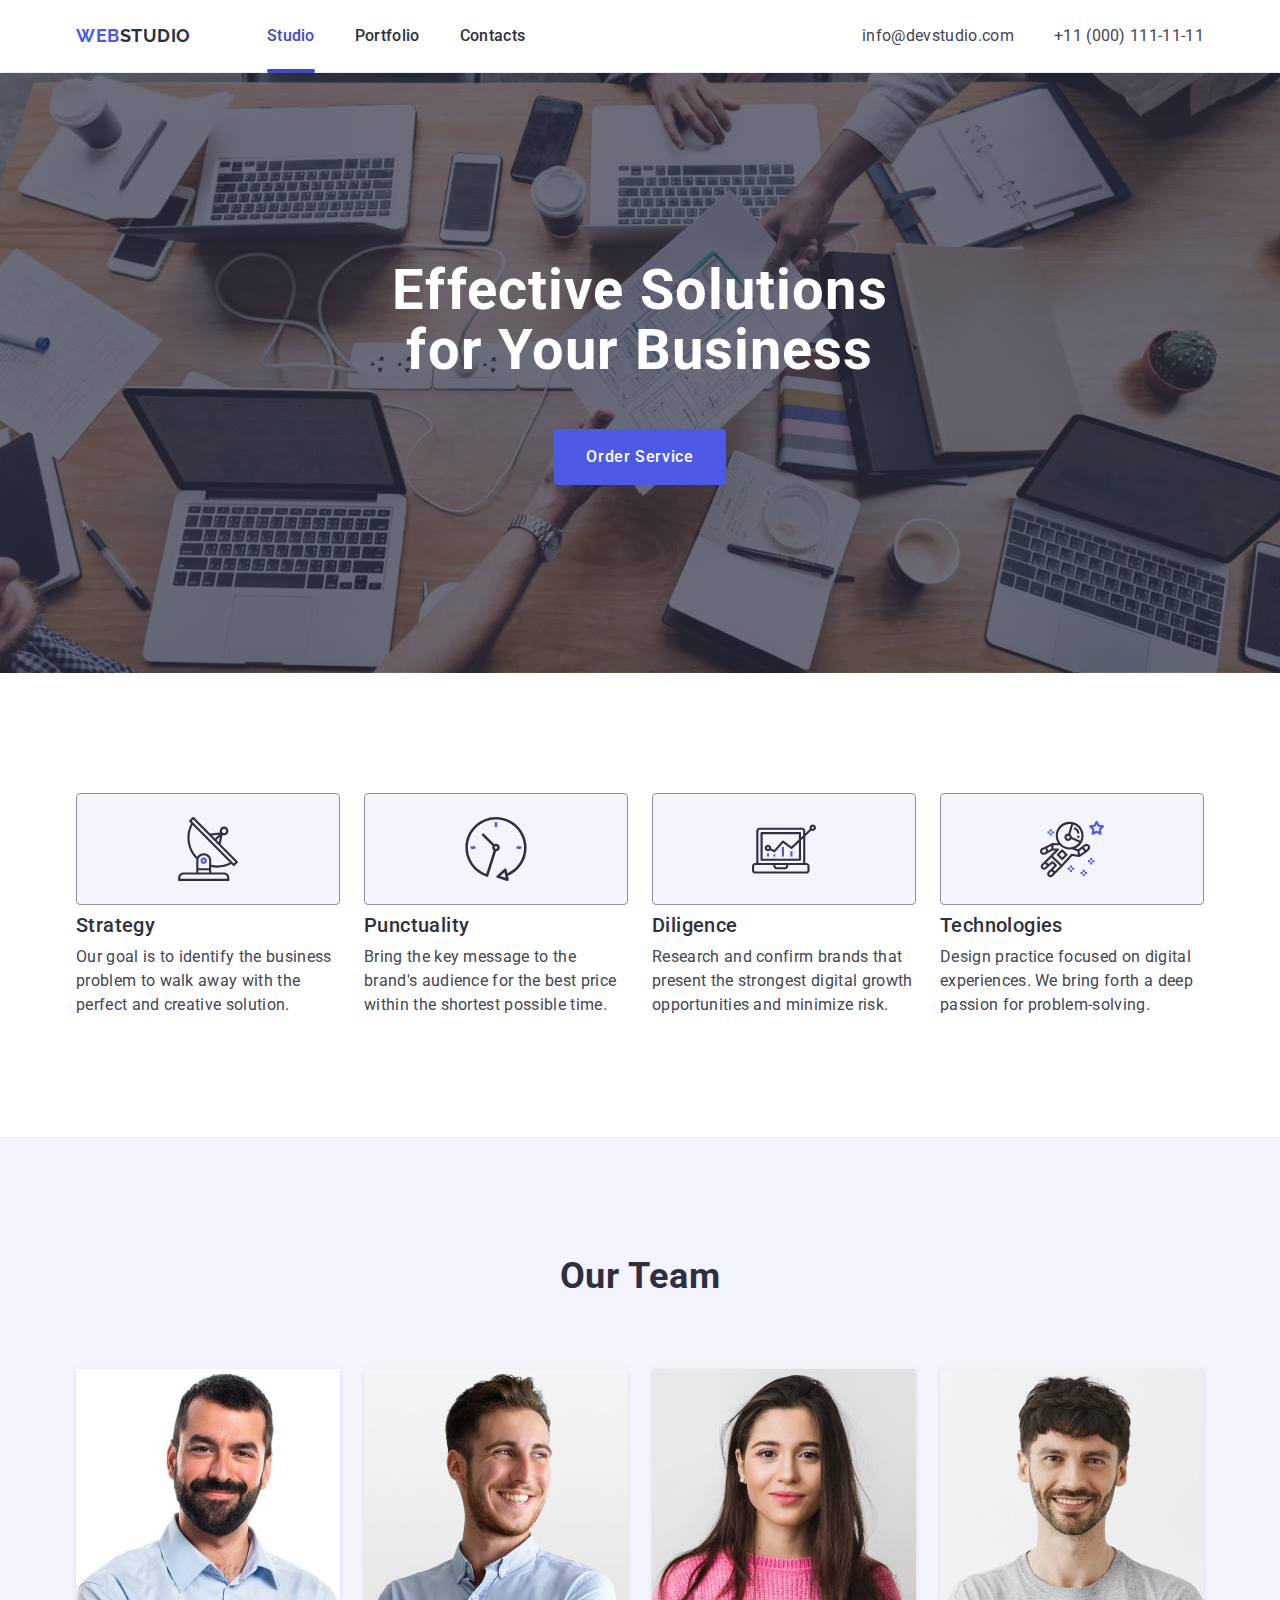
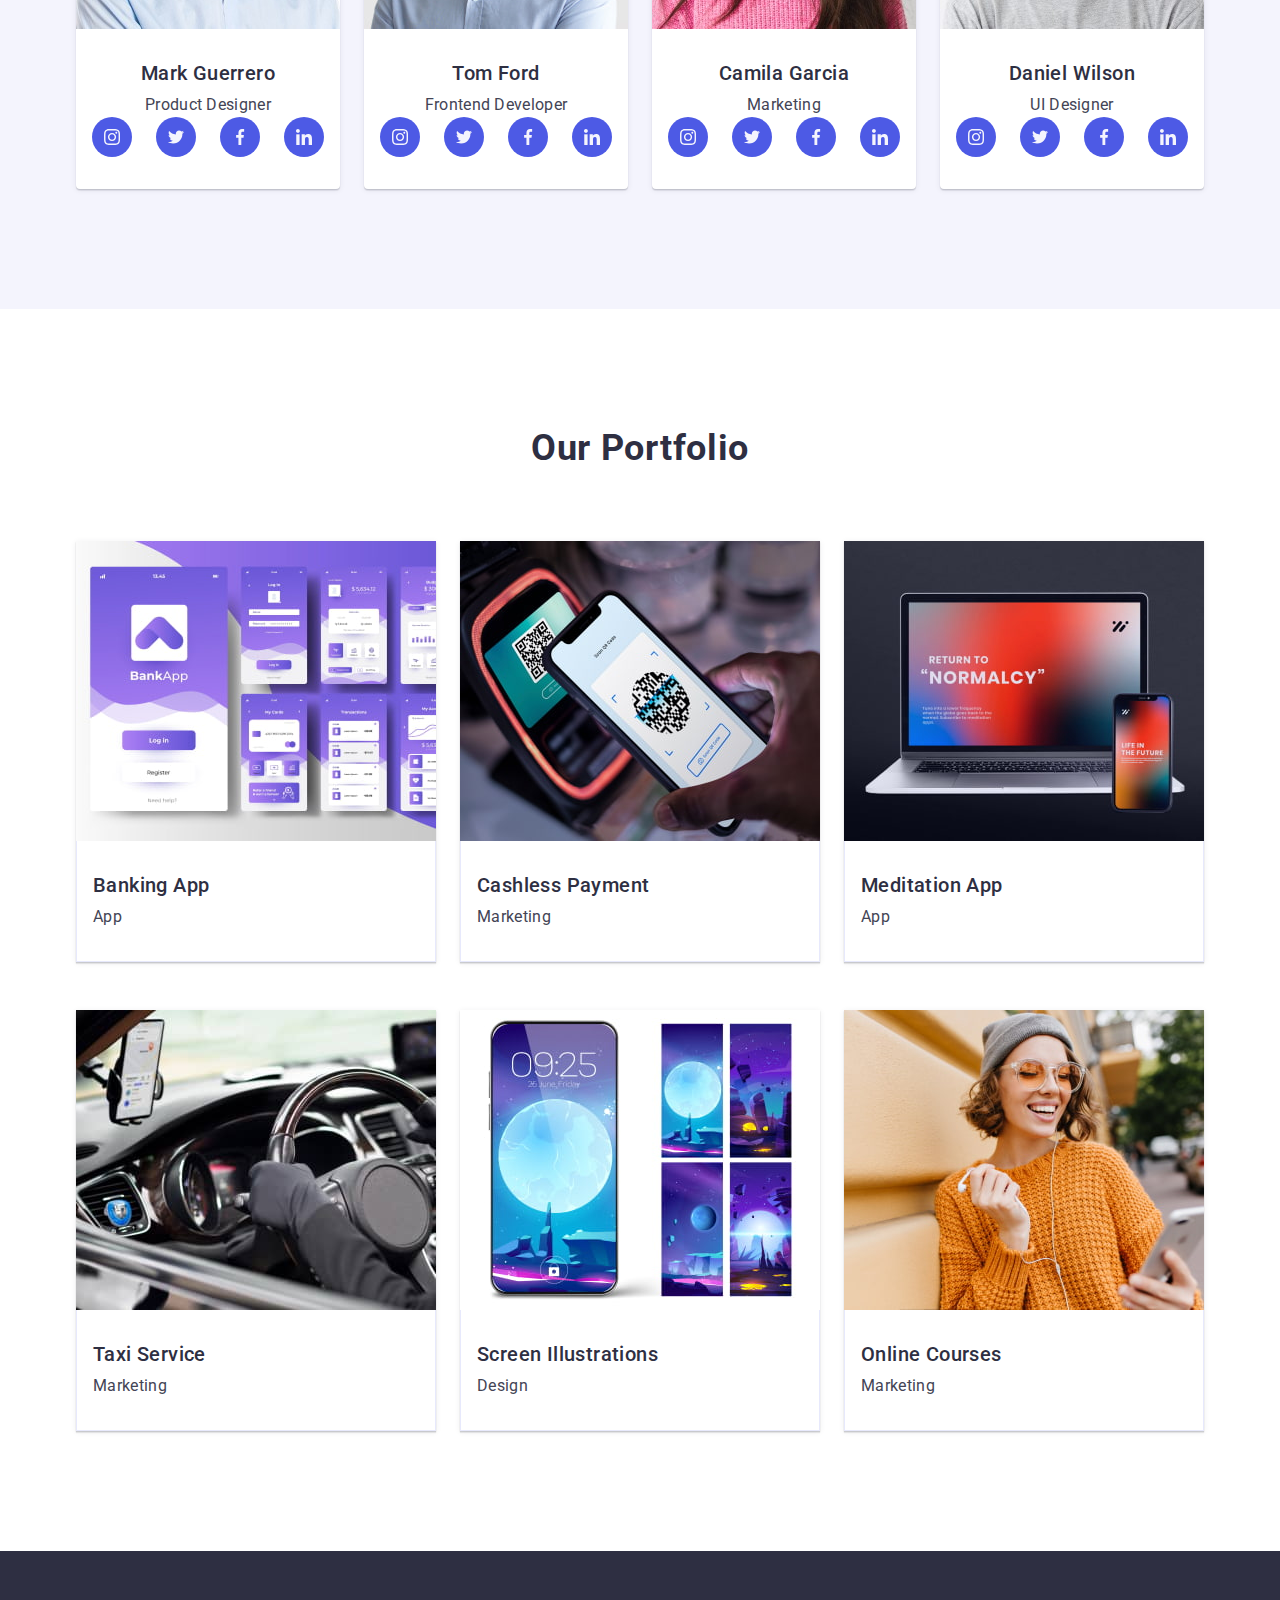
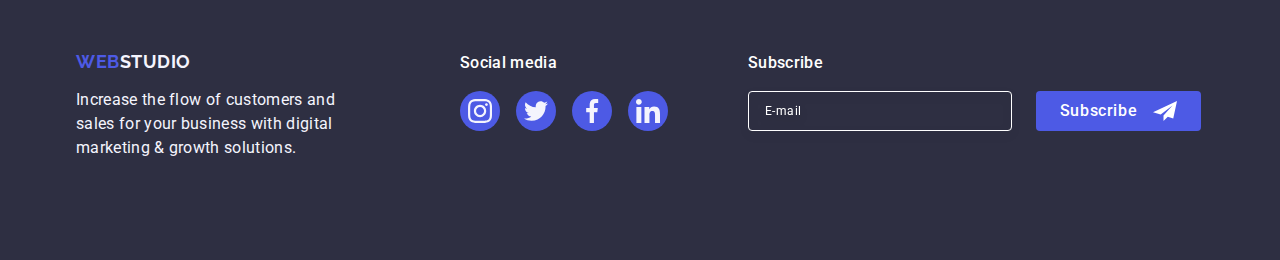
<file: index.html>
<!DOCTYPE html>
<!-- Объявление типа документа как HTML5 -->
<html lang="en">
  <!-- Начало HTML-документа, установлен язык на английский -->
  <head>
    <meta charset="UTF-8" />
    <!-- Установка кодировки документа на UTF-8 -->
    <meta name="viewport" content="width=device-width, initial-scale=1.0" />
    <!-- Настройка масштабирования для мобильных устройств -->
    <title>Web Studio</title>
    <!-- Заголовок страницы, отображается в заголовке браузера -->
    <!-- Fonts -->
    <link
      rel="stylesheet"
      href="https://cdnjs.cloudflare.com/ajax/libs/modern-normalize/2.0.0/modern-normalize.min.css"
    />
    <!-- Подключение внешних стилей для нормализации стилей в разных браузерах -->
    <link rel="preconnect" href="https://fonts.googleapis.com" />
    <!-- Предварительное соединение с веб-сервером для шрифтов -->
    <link rel="preconnect" href="https://fonts.gstatic.com" crossorigin />
    <!-- Предварительное соединение с сервером Google Fonts для шрифтов -->
    <!-- Normal -->
    <link
      href="https://fonts.googleapis.com/css2?family=Raleway:wght@700&family=Roboto:wght@400;500;700&display=swap"
      rel="stylesheet"
    />
    <!-- Подключение шрифтов Raleway и Roboto с разными вариациями веса -->
    <!-- Styles -->
    <link rel="stylesheet" href="./css/styles.css" />
    <!-- Подключение внешнего CSS-файла для стилизации страницы -->
  </head>
  <body>
    <!-- Navigation-section -->
    <header class="header">
      <!-- Заголовок страницы и навигационное меню -->
      <div class="header-inner container">
        <!-- Контейнер для размещения элементов в заголовке -->
        <nav class="header-menu">
          <!-- Навигационное меню -->
          <a class="header-logo" href="./index.html">
            <!-- Логотип с ссылкой на главную страницу -->
            Web<span class="header-logo-accent">Studio</span>
          </a>
          <ul class="nav-list">
            <!-- Список ссылок в навигационном меню -->
            <li><a class="nav-link-studio" href="./index.html">Studio</a></li>
            <li><a class="nav-link" href="#">Portfolio</a></li>
            <li><a class="nav-link" href="#">Contacts</a></li>
          </ul>
        </nav>
        <address class="address-section">
          <!-- Секция с контактной информацией -->
          <ul class="contacts-list">
            <!-- Список контактов -->
            <li>
              <a class="contacts-link" href="mailto:info@devstudio.com"
                >info@devstudio.com</a
              >
              <!-- Ссылка на электронную почту -->
            </li>
            <li>
              <a class="contacts-link" href="tel:+110001111111"
                >+11 (000) 111-11-11</a
              >
              <!-- Ссылка на телефон -->
            </li>
          </ul>
        </address>
      </div>
    </header>

    <!-- Hero-section -->
    <main>
      <section class="hero-section">
        <!-- Секция с героической частью страницы -->
        <div class="hero-inner container">
          <!-- Контейнер для элементов в секции -->
          <h1 class="hero-title">Effective Solutions for Your Business</h1>
          <!-- Заголовок секции -->
          <button type="button" class="button" data-modal-open>
            <!-- Кнопка с атрибутом для открытия модального окна -->
            Order Service
          </button>
        </div>
      </section>

      <!--Features-section-->
      <section class="features-section">
        <div class="container">
          <h2 class="visually-hidden">Our features</h2>
          <ul class="features-list">
            <li class="features-item">
              <div class="features-icons">
                <svg class="icon" width="64" height="64">
                  <use href="./images/icons.svg#icon-antenna-1"></use>
                </svg>
              </div>
              <h3 class="section-list-title">Strategy</h3>
              <p class="text">
                Our goal is to identify the business problem to walk away with
                the perfect and creative solution.
              </p>
            </li>
            <li class="features-item">
              <div class="features-icons">
                <svg class="icon" width="64" height="64">
                  <use href="./images/icons.svg#icon-clock-1"></use>
                </svg>
              </div>
              <h3 class="section-list-title">Punctuality</h3>
              <p class="text">
                Bring the key message to the brand's audience for the best price
                within the shortest possible time.
              </p>
            </li>
            <li class="features-item">
              <div class="features-icons">
                <svg class="icon" width="64" height="64">
                  <use href="./images/icons.svg#icon-diagram-1"></use>
                </svg>
              </div>
              <h3 class="section-list-title">Diligence</h3>
              <p class="text">
                Research and confirm brands that present the strongest digital
                growth opportunities and minimize risk.
              </p>
            </li>
            <li class="features-item">
              <div class="features-icons">
                <svg class="icon" width="64" height="64">
                  <use href="./images/icons.svg#icon-astronaut-1"></use>
                </svg>
              </div>
              <h3 class="section-list-title">Technologies</h3>
              <p class="text">
                Design practice focused on digital experiences. We bring forth a
                deep passion for problem-solving.
              </p>
            </li>
          </ul>
        </div>
      </section>

      <!--Team-section-->
      <section class="team-section">
        <div class="team-inner container">
          <h2 class="section-title">Our Team</h2>
          <ul class="team-list">
            <li class="team-item">
              <img
                src="./images/team/MarkGuerrero.jpg"
                alt="Mark Guerrero"
                width="264"
              />
              <div class="card-text-block">
                <h3 class="section-list-title">Mark Guerrero</h3>
                <p class="team-text">Product Designer</p>
                <ul class="social-links">
                  <li class="social-item">
                    <a class="link" href="#" target="_blank">
                      <svg class="icon" width="16" height="16">
                        <use href="./images/icons.svg#icon-instagram-2"></use>
                      </svg>
                    </a>
                  </li>
                  <li class="social-item">
                    <a class="link" href="#" target="_blank">
                      <svg class="icon" width="16" height="16">
                        <use href="./images/icons.svg#icon-twitter-1"></use>
                      </svg>
                    </a>
                  </li>
                  <li class="social-item">
                    <a class="link" href="#" target="_blank">
                      <svg class="icon" width="16" height="16">
                        <use href="./images/icons.svg#icon-facebook-1"></use>
                      </svg>
                    </a>
                  </li>
                  <li class="social-item">
                    <a class="link" href="#" target="_blank">
                      <svg class="icon" width="16" height="16">
                        <use href="./images/icons.svg#icon-linkedin-1"></use>
                      </svg>
                    </a>
                  </li>
                </ul>
              </div>
            </li>
            <li class="team-item">
              <img src="./images/team/TomFord.jpg" alt="Tom Ford" width="264" />
              <div class="card-text-block">
                <h3 class="section-list-title">Tom Ford</h3>
                <p class="team-text">Frontend Developer</p>
                <ul class="social-links">
                  <li class="social-item">
                    <a class="link" href="#" target="_blank">
                      <svg class="icon" width="16" height="16">
                        <use href="./images/icons.svg#icon-instagram-2"></use>
                      </svg>
                    </a>
                  </li>
                  <li class="social-item">
                    <a class="link" href="#" target="_blank">
                      <svg class="icon" width="16" height="16">
                        <use href="./images/icons.svg#icon-twitter-1"></use>
                      </svg>
                    </a>
                  </li>
                  <li class="social-item">
                    <a class="link" href="#" target="_blank">
                      <svg class="icon" width="16" height="16">
                        <use href="./images/icons.svg#icon-facebook-1"></use>
                      </svg>
                    </a>
                  </li>
                  <li class="social-item">
                    <a class="link" href="#" target="_blank">
                      <svg class="icon" width="16" height="16">
                        <use href="./images/icons.svg#icon-linkedin-1"></use>
                      </svg>
                    </a>
                  </li>
                </ul>
              </div>
            </li>
            <li class="team-item">
              <img
                src="./images/team/CamilaGarcia.jpg"
                alt="Camila Garcia"
                width="264"
              />
              <div class="card-text-block">
                <h3 class="section-list-title">Camila Garcia</h3>
                <p class="team-text">Marketing</p>
                <ul class="social-links">
                  <li class="social-item">
                    <a class="link" href="#" target="_blank">
                      <svg class="icon" width="16" height="16">
                        <use href="./images/icons.svg#icon-instagram-2"></use>
                      </svg>
                    </a>
                  </li>
                  <li class="social-item">
                    <a class="link" href="#" target="_blank">
                      <svg class="icon" width="16" height="16">
                        <use href="./images/icons.svg#icon-twitter-1"></use>
                      </svg>
                    </a>
                  </li>
                  <li class="social-item">
                    <a class="link" href="#" target="_blank">
                      <svg class="icon" width="16" height="16">
                        <use href="./images/icons.svg#icon-facebook-1"></use>
                      </svg>
                    </a>
                  </li>
                  <li class="social-item">
                    <a class="link" href="#" target="_blank">
                      <svg class="icon" width="16" height="16">
                        <use href="./images/icons.svg#icon-linkedin-1"></use>
                      </svg>
                    </a>
                  </li>
                </ul>
              </div>
            </li>
            <li class="team-item">
              <img
                src="./images/team/DanielWilson.jpg"
                alt="Daniel Wilson"
                width="264"
              />
              <div class="card-text-block">
                <h3 class="section-list-title">Daniel Wilson</h3>
                <p class="team-text">UI Designer</p>
                <ul class="social-links">
                  <li class="social-item">
                    <a class="link" href="#" target="_blank">
                      <svg class="icon" width="16" height="16">
                        <use href="./images/icons.svg#icon-instagram-2"></use>
                      </svg>
                    </a>
                  </li>
                  <li class="social-item">
                    <a class="link" href="#" target="_blank">
                      <svg class="icon" width="16" height="16">
                        <use href="./images/icons.svg#icon-twitter-1"></use>
                      </svg>
                    </a>
                  </li>
                  <li class="social-item">
                    <a class="link" href="#" target="_blank">
                      <svg class="icon" width="16" height="16">
                        <use href="./images/icons.svg#icon-facebook-1"></use>
                      </svg>
                    </a>
                  </li>
                  <li class="social-item">
                    <a class="link" href="#" target="_blank">
                      <svg class="icon" width="16" height="16">
                        <use href="./images/icons.svg#icon-linkedin-1"></use>
                      </svg>
                    </a>
                  </li>
                </ul>
              </div>
            </li>
          </ul>
        </div>
      </section>

      <!--Portfolio-section-->
      <section class="portfolio-section">
        <div class="portfolio-inner container">
          <h2 class="section-title">Our Portfolio</h2>
          <ul class="portfolio-list">
            <li class="portfolio-item">
              <div class="portfolio-image">
                <img
                  class="portfolio-photo"
                  src="./images/portfolio/BankingApp.jpg"
                  alt="Banking App"
                  width="360"
                />
                <p class="portfolio-overlay">
                  14 Stylish and User-Friendly App Design Concepts · Task
                  Manager App · Calorie Tracker App · Exotic Fruit Ecommerce App
                  · Cloud Storage App
                </p>
              </div>
              <div class="portfolio-text-block">
                <h3 class="portfolio-list-title">Banking App</h3>
                <p class="portfolio-text">App</p>
              </div>
            </li>
            <li class="portfolio-item">
              <div class="portfolio-image">
                <img
                  class="portfolio-photo"
                  src="./images/portfolio/CashlessPayment.jpg"
                  alt="Cashless Payment"
                  width="360"
                />
                <p class="portfolio-overlay">
                  14 Stylish and User-Friendly App Design Concepts · Task
                  Manager App · Calorie Tracker App · Exotic Fruit Ecommerce App
                  · Cloud Storage App
                </p>
              </div>
              <div class="portfolio-text-block">
                <h3 class="portfolio-list-title">Cashless Payment</h3>
                <p class="portfolio-text">Marketing</p>
              </div>
            </li>
            <li class="portfolio-item">
              <div class="portfolio-image">
                <img
                  class="portfolio-photo"
                  src="./images/portfolio/MeditationApp.jpg"
                  alt="Meditation App"
                  width="360"
                />
                <p class="portfolio-overlay">
                  14 Stylish and User-Friendly App Design Concepts · Task
                  Manager App · Calorie Tracker App · Exotic Fruit Ecommerce App
                  · Cloud Storage App
                </p>
              </div>
              <div class="portfolio-text-block">
                <h3 class="portfolio-list-title">Meditation App</h3>
                <p class="portfolio-text">App</p>
              </div>
            </li>
            <li class="portfolio-item">
              <div class="portfolio-image">
                <img
                  class="portfolio-photo"
                  src="./images/portfolio/TaxiService.jpg"
                  alt="Taxi Service"
                  width="360"
                />
                <p class="portfolio-overlay">
                  14 Stylish and User-Friendly App Design Concepts · Task
                  Manager App · Calorie Tracker App · Exotic Fruit Ecommerce App
                  · Cloud Storage App
                </p>
              </div>
              <div class="portfolio-text-block">
                <h3 class="portfolio-list-title">Taxi Service</h3>
                <p class="portfolio-text">Marketing</p>
              </div>
            </li>
            <li class="portfolio-item">
              <div class="portfolio-image">
                <img
                  class="portfolio-photo"
                  src="./images/portfolio/ScreenIllustrations.jpg"
                  alt="Screen Illustrations"
                  width="360"
                />
                <p class="portfolio-overlay">
                  14 Stylish and User-Friendly App Design Concepts · Task
                  Manager App · Calorie Tracker App · Exotic Fruit Ecommerce App
                  · Cloud Storage App
                </p>
              </div>
              <div class="portfolio-text-block">
                <h3 class="portfolio-list-title">Screen Illustrations</h3>
                <p class="portfolio-text">Design</p>
              </div>
            </li>
            <li class="portfolio-item">
              <div class="portfolio-image">
                <img
                  class="portfolio-photo"
                  src="./images/portfolio/OnlineCourses.jpg"
                  alt="Online Courses"
                  width="360"
                />
                <p class="portfolio-overlay">
                  14 Stylish and User-Friendly App Design Concepts · Task
                  Manager App · Calorie Tracker App · Exotic Fruit Ecommerce App
                  · Cloud Storage App
                </p>
              </div>
              <div class="portfolio-text-block">
                <h3 class="portfolio-list-title">Online Courses</h3>
                <p class="portfolio-text">Marketing</p>
              </div>
            </li>
          </ul>
        </div>
      </section>
    </main>

    <!-- Footer-section -->
    <footer class="footer">
      <div class="footer-inner container">
        <div class="footer-logo-text">
          <a class="footer-logo" href="./index.html"
            >Web<span class="footer-logo-accent">Studio</span></a
          >
          <p class="footer-text">
            Increase the flow of customers and sales for your business with
            digital marketing & growth solutions.
          </p>
        </div>
        <div class="footer-socials-media">
          <p class="footer-socials-title">Social media</p>
          <ul class="footer-socials">
            <li class="footer-socials-item">
              <a class="link" href="#" target="_blank">
                <svg class="icon" width="24" height="24">
                  <use href="./images/icons.svg#icon-instagram-2"></use>
                </svg>
              </a>
            </li>
            <li class="footer-socials-item">
              <a class="link" href="#" target="_blank">
                <svg class="icon" width="24" height="24">
                  <use href="./images/icons.svg#icon-twitter-1"></use>
                </svg>
              </a>
            </li>
            <li class="footer-socials-item">
              <a class="link" href="#" target="_blank">
                <svg class="icon" width="24" height="24">
                  <use href="./images/icons.svg#icon-facebook-1"></use>
                </svg>
              </a>
            </li>
            <li class="footer-socials-item">
              <a class="link" href="#" target="_blank">
                <svg class="icon" width="24" height="24">
                  <use href="./images/icons.svg#icon-linkedin-1"></use>
                </svg>
              </a>
            </li>
          </ul>
        </div>
        <!-- Элемент формы для подписки -->
        <div class="div-footer-form">
          <p class="footer-form-p">Subscribe</p>
          <form class="footer-form">
            <label class="footer-form-label">
              <input
                type="email"
                name="subscriber-email"
                placeholder="E-mail"
                class="footer-form-input"
                required
              />
            </label>
            <!-- Кнопка подписки -->
            <button type="submit" disabled class="footer-form-button">
              Subscribe
              <!-- Иконка телеграма -->
              <svg width="24" height="24" class="telegram-icon">
                <use
                  href="./images/icons.svg#icon-telegram"
                  width="24"
                  height="24"
                ></use>
              </svg>
            </button>
          </form>
        </div>
      </div>
    </footer>
    <!-- Модальне вікно -->
    <div class="topbar-form-container is-hidden" data-modal>
      <div class="topbar-form-main">
        <!-- Кнопка закрытия модального окна -->
        <button
          class="form-close-button"
          type="button"
          aria-label="modal close button"
        >
          <svg class="close-button-cross" width="8" height="8">
            <use href="./images/icons.svg#icon-exit"></use>
          </svg>
        </button>
        <!-- Заголовок формы обратной связи -->
        <p class="form-title">Leave your contacts and we will call you back</p>
        <!-- Форма для ввода данных и отправки сообщения -->
        <form class="topbar-form-content">
          <!-- Поле для ввода имени -->
          <div class="form-container">
            <label class="topbar-form-label" for="user-name">Name</label>
            <div class="topbar-form-input-cont">
              <input
                type="text"
                name="user-name"
                id="user-name"
                class="topbar-form-input"
                required
              />
              <!-- Иконка для поля имени -->
              <svg width="18" height="24" class="topbar-form-icon">
                <use href="./images/icons.svg#icon-person-black-18dp-1"></use>
              </svg>
            </div>
          </div>
          <!-- Поле для ввода номера телефона -->
          <div class="form-container">
            <label class="topbar-form-label" for="user-phone">Phone</label>
            <div class="topbar-form-input-cont">
              <input
                type="text"
                name="user-phone"
                id="user-phone"
                class="topbar-form-input"
                required
              />
              <!-- Иконка для поля номера телефона -->
              <svg width="18" height="24" class="topbar-form-icon">
                <use href="./images/icons.svg#icon-phone-black-18dp-1"></use>
              </svg>
            </div>
          </div>
          <!-- Поле для ввода email -->
          <div class="form-container">
            <label class="topbar-form-label" for="user-mail">Email</label>
            <div class="topbar-form-input-cont">
              <input
                type="text"
                name="user-mail"
                id="user-mail"
                class="topbar-form-input"
                required
              />
              <!-- Иконка для поля email -->
              <svg width="18" height="24" class="topbar-form-icon">
                <use href="./images/icons.svg#icon-email-black-18dp-1-1"></use>
              </svg>
            </div>
          </div>
          <!-- Поле для ввода комментария -->
          <div class="form-textarea-container">
            <label for="user-comment" class="topbar-form-label">Comment</label>
            <textarea
              name="user-comment"
              id="user-comment"
              placeholder="Text input"
              class="topbar-form-textarea"
              cols="30"
              rows="10"
            ></textarea>
          </div>
          <!-- Флажок для согласия с условиями -->
          <div class="checkbox-container">
            <input
              type="checkbox"
              id="user-privacy"
              name="user-privacy"
              value="true"
              class="visually-hidden"
              required
            />
            <label class="topbar-form-label-checkbox" for="user-privacy"
              ><span class="policy-check">
                <svg
                  viewBox="0 0 24 24"
                  fill="none"
                  xmlns="http://www.w3.org/2000/svg"
                >
                  <g id="SVGRepo_bgCarrier" stroke-width="0"></g>
                  <g
                    id="SVGRepo_tracerCarrier"
                    stroke-linecap="round"
                    stroke-linejoin="round"
                  ></g>
                  <g id="SVGRepo_iconCarrier">
                    <path
                      fill-rule="evenodd"
                      clip-rule="evenodd"
                      d="M17.0303 8.78039L8.99993 16.8107L5.4696 13.2804L6.53026 12.2197L8.99993 14.6894L15.9696 7.71973L17.0303 8.78039Z"
                      fill="#4d5ae5"
                    ></path>
                  </g></svg></span
              ><span class="policy-text"
                >I accept the terms and conditions of the
                <a href="#" class="policy-a">Privacy Policy</a></span
              ></label
            >
          </div>
          <!-- Подключение скрипта для работы с модальным окном -->
          <button
            class="button"
            type="submit"
            onClick="location.href='./index.html'"
          >
            Send
          </button>
        </form>
      </div>
    </div>
    <!-- Подключение скрипта для работы с модальным окном -->
    <script src="./script/modal.js"></script>
  </body>
</html>
</file>
<file: css/styles.css>
:root {
    --body-text-color: #434455;
    --body-bg-color: #fff;
    --bright_text-color: #f4f4fd;
    --headings-color: #2e2f42;
    --primary-brand-color: #4d5ae5;
    --active-button-color: #404bbf;
    --portfolio-border-color: #e7e9fc;
    --footer-active-links-bg: #31d0aa;
    --features-picture-color: #8e8f99;
}

body {
    font-family: 'Roboto', sans-serif;
    color: var(--body-text-color);
    background-color: var(--body-bg-color);
}

a {
    text-decoration: none;
}

ul {
    list-style-type: none;
    padding: 0;
    margin: 0;
}

p,
h1,
h2,
h3,
h4,
h5,
h6 {
    margin: 0;
}

img {
    display: block;

}

.container {
    max-width: 1158px;
    margin: 0 auto;
    padding: 0 15px;
}

/*Navigation-section*/
.header {
    border-bottom: 1px solid var(--portfolio-border-color);
    box-shadow: 0px 2px 1px rgba(46, 47, 66, 0.08),
        0px 1px 1px rgba(46, 47, 66, 0.16),
        0px 1px 6px rgba(46, 47, 66, 0.08);
}

.header-inner {
    display: flex;
    align-items: center;
}

.header-menu {
    display: flex;
    align-items: center;
}

.header-logo {
    display: inline-block;
    color: var(--primary-brand-color);
    font-family: Raleway, sans-serif;
    font-size: 18px;
    font-weight: 700;
    line-height: 1.17;
    letter-spacing: 0.03em;
    text-transform: uppercase;
    margin-right: 76px;
}

.header-logo-accent {
    color: var(--headings-color);
}

.nav-list {
    display: flex;
    gap: 40px;
}

.nav-link {
    color: var(--headings-color);
    font-size: 16px;
    font-weight: 500;
    line-height: 1.5;
    letter-spacing: 0.02em;
    padding: 24px 0;
    display: inline-block;
}

.nav-link:hover,
.nav-link:focus {
    color: var(--active-button-color);
}

.nav-link-studio {
    font-size: 16px;
    font-weight: 500;
    line-height: 1.5;
    letter-spacing: 0.02em;
    padding: 24px 0;
    display: inline-block;
    position: relative;
    transition: color 250ms cubic-bezier(0.4, 0, 0.2, 1);
    color: var(--active-button-color);
}

.nav-link-studio::after {
    content: '';
    position: absolute;
    left: 0;
    bottom: -1px;
    height: 4px;
    background-color: var(--active-button-color);
    border-radius: 2px;
    width: 100%;
}

.address-section {
    font-style: normal;
    margin-left: auto;
}

.contacts-list {
    display: flex;
    gap: 40px;
}

.contacts-link {
    color: var(--body-text-color);
    font-size: 16px;
    font-weight: 400;
    line-height: 1.5;
    letter-spacing: 0.02em;
    padding: 24px 0;
    transition: color 250ms cubic-bezier(0.4, 0, 0.2, 1);
}

.contacts-link:hover,
.contacts-link:focus {
    color: var(--active-button-color);
}

/*Hero-section*/

.hero-section {
    max-width: 1440px;
    margin: 0 auto;
    padding: 188px 0;
    background-image: linear-gradient(to bottom,
            rgba(46, 47, 66, 0.7),
            rgba(46, 47, 66, 0.7)),
        url(../images/people-office2.jpg);
    background-repeat: no-repeat;
    background-size: cover;
    background-position: center;
    display: flex;
    align-items: center;
    justify-content: center;
}

.hero-title {
    color: var(--body-bg-color);
    font-size: 56px;
    font-weight: 700;
    line-height: 1.07;
    letter-spacing: 0.02em;
    text-align: center;
    max-width: 496px;
    margin-bottom: 48px;
    margin-right: auto;
    margin-left: auto;
}

.button {
    color: var(--body-bg-color);
    background-color: var(--primary-brand-color);
    font-family: inherit;
    cursor: pointer;
    font-weight: 500;
    line-height: 1.5;
    letter-spacing: 0.04em;
    display: block;
    min-width: 169px;
    height: 56px;
    border: none;
    margin-top: 0;
    margin-right: auto;
    margin-left: auto;
    padding: 16px 32px;
    border-radius: 4px;
    cursor: pointer;
    transition: background-color 250ms cubic-bezier(0.4, 0, 0.2, 1);
}

.button:hover,
.button:focus {
    background-color: var(--active-button-color);
}

/*Features-section*/

.features-section {
    padding: 120px 0;
}

.features-list {
    display: flex;
    gap: 24px;
}

.features-item {
    width: calc((100% - 72px) / 4);
}

.features-icons {
    display: flex;
    align-items: center;
    justify-content: center;
    height: 112px;
    background-color: var(--bright_text-color);
    border-radius: 4px;
    margin-bottom: 8px;
    border: 1px solid var(--features-picture-color);
}

.visually-hidden {
    position: absolute;
    width: 1px;
    height: 1px;
    margin: -1px;
    border: 0;
    padding: 0;
    white-space: nowrap;
    clip-path: inset(100%);
    clip: rect(0 0 0 0);
    overflow: hidden;
}

.section-list-title {
    color: var(--headings-color);
    font-size: 20px;
    font-weight: 500;
    line-height: 1.2;
    letter-spacing: 0.02em;
    margin-bottom: 8px;
}

.text {
    color: var(--body-text-color);
    font-size: 16px;
    font-weight: 400;
    line-height: 1.5;
    letter-spacing: 0.02em;

}

/*Team-section*/

.team-section {
    background-color: var(--bright_text-color);
    padding: 120px 0;
}

.section-title {
    color: var(--headings-color);
    font-size: 36px;
    font-weight: 700;
    line-height: 1.11;
    text-align: center;
    letter-spacing: 0.02em;
    text-transform: capitalize;
    margin-bottom: 72px;
}

.team-list {
    display: flex;
    gap: 24px;
}

.team-item {
    background-color: var(--body-bg-color);
    border-radius: 0px 0px 4px 4px;
    box-shadow: 0px 2px 1px 0px rgba(46, 47, 66, 0.08),
        0px 1px 1px 0px rgba(46, 47, 66, 0.16),
        0px 1px 6px 0px rgba(46, 47, 66, 0.08);
    width: calc((100% - 72px) / 4);
    text-align: center;
}

.card-text-block {
    padding: 32px 0;
}

.team-list-title {
    color: var(--headings-color);
    font-size: 20px;
    font-weight: 500;
    line-height: 1.2;
    letter-spacing: 0.02em;
    margin-bottom: 8px;
    text-align: center;
}

.team-text {
    font-size: 16px;
    line-height: 1.5;
    letter-spacing: 0.02em;
    text-align: center;
}

.social-links {
    display: flex;
    justify-content: center;
    align-items: center;
    gap: 24px;
}

.social-links .link {
    width: 40px;
    height: 40px;
    background-color: var(--primary-brand-color);
    border-radius: 50%;
    display: flex;
    align-items: center;
    justify-content: center;
    transition: background-color 250ms cubic-bezier(0.4, 0, 0.2, 1);
}

.social-links .icon {
    fill: var(--bright_text-color);
}

.social-links .link:hover,
.social-links .link:focus {
    background-color: var(--active-button-color);
}

/*Portfolio-section*/

.portfolio-section {
    padding: 120px 0 120px 0;
}

.portfolio-list {
    display: flex;
    flex-wrap: wrap;
    column-gap: 24px;
    row-gap: 48px;
}

.portfolio-item {
    width: calc((100% - 48px) / 3);
    cursor: pointer;
    transition: box-shadow 250ms cubic-bezier(0.4, 0, 0.2, 1);
    box-shadow: 0px 2px 1px 0px rgba(46, 47, 66, 0.08),
        0px 1px 1px 0px rgba(46, 47, 66, 0.16),
        0px 1px 6px 0px rgba(46, 47, 66, 0.08);
}

.portfolio-item:hover,
.portfolio-item:focus {
    box-shadow: 0px 2px 1px 0px rgba(46, 47, 66, 0.08),
        0px 1px 1px 0px rgba(46, 47, 66, 0.16),
        0px 1px 6px 0px rgba(46, 47, 66, 0.08);
}

.portfolio-text-block {
    padding: 32px 16px;
    border: 1px solid var(--portfolio-border-color);
    border-top: none;
}

.portfolio-image {
    position: relative;
    overflow: hidden;
}

.portfolio-overlay {
    position: absolute;
    top: 0;
    color: var(--bright_text-color);
    font-size: 16px;
    line-height: 1.5;
    letter-spacing: 0.02em;
    padding: 40px 32px;
    background-color: var(--primary-brand-color);
    height: 100%;
    width: 100%;
    transform: translateY(100%);
    transition: transform 250ms cubic-bezier(0.4, 0, 0.2, 1);
}

.portfolio-item:hover .portfolio-overlay,
.portfolio-item:focus .portfolio-overlay {
    transform: translateY(0);
}

.portfolio-list-title {
    color: var(--headings-color);
    font-size: 20px;
    font-weight: 500;
    line-height: 1.2;
    letter-spacing: 0.02em;
    margin-bottom: 8px;
}

.portfolio-text {
    font-size: 16px;
    line-height: 1.5;
    letter-spacing: 0.02em;
}

/*Footer-section*/

.footer {
    padding: 100px 0;
    background-color: var(--headings-color);
}

.footer-inner {
    display: flex;
    align-items: baseline;
}

.footer-logo {
    display: inline-block;
    align-items: center;
    color: var(--primary-brand-color);
    font-family: Raleway, sans-serif;
    font-size: 18px;
    font-weight: 700;
    line-height: 1.17;
    letter-spacing: 0.03em;
    text-transform: uppercase;
    margin-bottom: 16px;
}

.footer-logo-accent {
    color: var(--bright_text-color);
}

.footer-text {
    color: var(--bright_text-color);
    line-height: 1.5;
    letter-spacing: 0.02em;
    max-width: 264px;
}

.footer-logo-text {
    margin-right: 120px;
}

.footer-socials-title {
    color: var(--body-bg-color);
    font-size: 16px;
    font-weight: 500;
    line-height: 1.5;
    letter-spacing: 0.02em;
    margin-bottom: 16px;
}

.footer-socials {
    display: flex;
    gap: 16px;
}

.footer-socials-item {
    width: 40px;
    height: 40px;
}

.footer-socials-item .link {
    transition: background-color 250ms cubic-bezier(0.4, 0, 0.2, 1);
}

.footer-socials .link {
    width: 100%;
    height: 100%;
    background-color: var(--primary-brand-color);
    border-radius: 50%;
    display: flex;
    justify-content: center;
    align-items: center;
}

.footer-socials .link:hover,
.footer-socials .link:focus {
    background-color: var(--footer-active-links-bg);
}

.footer-socials .icon {
    fill: var(--bright_text-color);
}

/* End footer */
/* Добавляет отступ слева в 80px для элемента */
.div-footer-form {
    margin-left: 80px;
}

/* Стили для абзацев внутри футера: отступ снизу, жирный шрифт, размер шрифта, межстрочный интервал, расстояние между буквами, цвет текста */
.footer-form-p {
    margin-bottom: 16px;
    font-weight: 500;
    font-size: 16px;
    line-height: 1.5;
    letter-spacing: 0.02em;
    color: #ffffff;

}

/* Стили для контейнера формы: отображение как flex, расстояние между элементами */
.footer-form {
    display: flex;
    gap: 24px;
}

/* Стили для ввода данных внутри формы: ширина, высота, граница, фон, размер шрифта, межстрочный интервал, расстояние между буквами, отступ слева, тень, радиус границы, цвет текста */
.footer-form-input {
    width: 264px;
    height: 40px;
    border: 1px solid #ffffff;
    background-color: transparent;
    font-size: 12px;
    line-height: 1.5;
    letter-spacing: 0.04em;
    padding-left: 16px;
    filter: drop-shadow(0px 4px 4px rgba(0, 0, 0, 0.15));
    border-radius: 4px;
    color: #ffffff;
}

/* Стили для плейсхолдера внутри ввода данных */
.footer-form-input::placeholder {
    color: #ffffff;
}

/* Стили для кнопки внутри формы: минимальная ширина, высота, выравнивание и отображение текста, шрифт, размер шрифта, жирный шрифт, межстрочный интервал, расстояние между буквами, цвет текста, курсор, фон, граница, радиус границы */
.footer-form-button {
    min-width: 165px;
    height: 40px;
    display: flex;
    justify-content: center;
    align-items: center;
    font-family: "Roboto", sans-serif;
    font-size: 16px;
    font-weight: 500;
    line-height: 1.5;
    letter-spacing: 0.04em;
    color: #ffffff;
    cursor: pointer;
    background-color: #4D5AE5;
    ;
    border: none;
    border-radius: 4px;
}

/* При ховере на кнопку изменяем цвет фона */
.footer-form-button:hover {
    background-color: #404bbf;
    fill: #ffffff;
}

/* При фокусе на кнопку также изменяем цвет фона */
.footer-form-button:focus {
    background-color: #404bbf;
    fill: #ffffff;
    /* Изменение цвета иконки */
    outline: none;
    /* Убираем контур при фокусе */
}

/* Стили для иконки телеграм в форме */
.telegram-icon {
    margin-left: 16px;
}

/* Стили для контейнера верхней панели: фиксированное позиционирование, размеры, фон, переход при изменении видимости */
.topbar-form-container {
    position: fixed;
    top: 0;
    left: 0;
    width: 100%;
    height: 100%;
    background-color: rgba(46, 47, 66, 0.4);
    transition: opacity 250ms cubic-bezier(0.4, 0, 0.2, 1),
        visibility 250ms cubic-bezier(0.4, 0, 0.2, 1);
}

/* Стили для основного контента в верхней панели: абсолютное позиционирование, размеры, фон, тень, радиус границы, переход при изменении масштаба, отступы */
.topbar-form-main {
    position: absolute;
    top: 50%;
    left: 50%;
    transform: translate(-50%, -50%) scale(1);
    width: 408px;
    min-height: 584px;
    background: #fafafa;
    box-shadow: 0px 1px 1px rgba(0, 0, 0, 0.14),
        0px 1px 3px rgba(0, 0, 0, 0.12),
        0px 2px 1px rgba(0, 0, 0, 0.2);
    ;
    border-radius: 4px;
    transition: transform 250ms cubic-bezier(0.4, 0, 0.2, 1);
    padding: 72px 24px 24px;
}

/*Кнопка закрытия*/
/* Стили для кнопки закрытия формы: абсолютное позиционирование, размеры, радиус границы, фон, граница, курсор, переход при наведении и фокусе */
.form-close-button {
    position: absolute;
    top: 24px;
    right: 24px;
    width: 24px;
    height: 24px;
    border-radius: 50%;
    display: flex;
    align-items: center;
    justify-content: center;
    background-color: #e7e9fc;
    border: 1px solid rgba(0, 0, 0, 0.1);
    padding: 0;
    cursor: pointer;
    /* Стили для текста крестика в кнопке закрытия формы */
    transition: background-color 250ms cubic-bezier(0.4, 0, 0.2, 1),
        border 250ms cubic-bezier(0.4, 0, 0.2, 1);
}


/* Стили для крестика в кнопке закрытия формы */
.form-close-button:hover,
.form-close-button:focus {
    fill: #ffffff;
    background-color: var(--primary-brand-color);
    border: none;
}
/* ====== Кнопка закрытия ====== */

/* Стили для текстового заголовка в форме: жирный шрифт, размер шрифта, межстрочный интервал, выравнивание по центру, расстояние между буквами, цвет текста, отступ снизу */
.form-title {
    font-weight: 500;
    font-size: 16px;
    line-height: 1.5;
    text-align: center;
    letter-spacing: 0.02em;
    color: var(--main-a-c);
    margin-bottom: 16px;
}

/* Стили для контейнера формы */
.form-container {
    margin-bottom: 8px;
}

/* Стили для текстовых меток в форме: размер шрифта, межстрочный интервал, расстояние между буквами, цвет текста, отображение как блочный элемент, отступ снизу */
.topbar-form-label {
    font-size: 12px;
    line-height: 1.17;
    letter-spacing: 0.04em;
    color: #8e8f99;
    display: block;
    margin-bottom: 4px;
}

/* Стили для контейнера ввода данных: относительное позиционирование */
.topbar-form-input-cont {
    position: relative;
}

/* Стили для текстовых полей ввода данных: ширина, высота, граница, радиус границы, фон, отступ слева, невидимая обводка при фокусе */
.topbar-form-input {
    width: 100%;
    /* Устанавливаем ширину элемента на 100% ширины родительского элемента */
    height: 40px;
    border: 1px solid rgba(46, 47, 66, 0.4);
    border-radius: 4px;
    background-color: transparent;
    padding-left: 38px;
    outline: transparent;
    transition: border-color 250ms cubic-bezier(0.4, 0, 0.2, 1);
}

/* Стили для текстовых полей ввода данных при фокусе */
.topbar-form-input:focus {
    border-color: #4D5AE5;
    /* Изменяем цвет рамки при фокусе на input */
    outline: none;
    /* Убираем контур при фокусе */
}

/* Стили для иконки в текстовом поле ввода данных при фокусе */
.topbar-form-input:focus+.topbar-form-icon {
    fill: #4D5AE5;
    /* Изменяем цвет иконки при фокусе на input */
    transition: fill 250ms cubic-bezier(0.4, 0, 0.2, 1);
}

/* Стили для иконки в текстовом поле ввода данных при фокусе */
.topbar-form-icon {
    position: absolute;
    left: 16px;
    top: 50%;
    /* Сдвигаем элемент к верхней границе контейнера на 50% его высоты */
    transform: translateY(-50%);
    /* Центрируем элемент по вертикали */
    transition: fill 250ms cubic-bezier(0.4, 0, 0.2, 1);
}

/* Стили для иконки в текстовом поле ввода данных при фокусе */
.topbar-form-input:focus+.topbar-form-icon {
    fill: #4d5ae5;
}

/* Стили для контейнера текстового поля ввода данных: отступ снизу */
.form-textarea-container {
    margin-bottom: 16px;
}

/* Стили для текстовых полей ввода данных типа textarea: граница, ширина, высота, размер шрифта, межстрочный интервал, расстояние между буквами, цвет текста, радиус границы, фон, отступы, невидимая обводка при фокусе */
.topbar-form-textarea {
    border: 1px solid rgba(46, 47, 66, 0.4);
    width: 100%;
    /* Устанавливаем ширину элемента на 100% ширины родительского элемента */
    height: 120px;
    font-size: 12px;
    line-height: 1.17;
    letter-spacing: 0.04em;
    color: rgba(46, 47, 66, 0.4);
    border-radius: 4px;
    background-color: transparent;
    padding: 8px 16px;
    outline: transparent;
    resize: none;
    transition: border-color 250ms cubic-bezier(0.4, 0, 0.2, 1);
    border: 1px solid rgba(46, 47, 66, 0.4);
    display: block;
}

/* Стили для текстовых полей ввода данных типа textarea при фокусе */
.topbar-form-textarea:focus {
    border-color: #4D5AE5;
    /* Изменяем цвет рамки при фокусе на textarea */
    outline: none;
    /* Убираем контур при фокусе */
}

/* Стили для контейнера чекбокса: отступ снизу */
.checkbox-container {
    margin-bottom: 24px;
}

/* Стили для текстовых меток чекбоксов: размер шрифта, межстрочный интервал, расстояние между буквами, цвет текста */
.topbar-form-label-checkbox {
    font-size: 12px;
    line-height: 1.17;
    letter-spacing: 0.04em;
    color: #8e8f99;
}

/* Стили для самих чекбоксов: размеры, граница, радиус границы, фон, переход при изменении видимости, обводка и заливка при выборе */
.policy-check {
    width: 16px;
    height: 16px;
    border: 1px solid rgba(46, 47, 66, 0.4);
    border-radius: 2px;
    transition: background-color 250ms cubic-bezier(0.4, 0, 0.2, 1),
        border 250ms cubic-bezier(0.4, 0, 0.2, 1),
        fill 250ms cubic-bezier(0.4, 0, 0.2, 1);
    display: inline-flex;
    align-items: center;
    justify-content: center;
    fill: transparent;
}

/* Стили для тега span, когда input в состоянии checked */
input:checked+label>span {


    /* Убираем стандартное оформление кнопки */
    border-color: #4d5ae5;
}

/* Стили для иконки внутри тега span, когда input в состоянии checked */
input:checked+label>span svg {
    fill: #F4F4FD;
    /* Задаем цвет иконки */
}

/* Стили для посилання внутри label */
label>a[class*="a-z"][class*="0-9"][class*="-_"] {
    color: #4d5ae5;
    /* Задаем цвет текста посилання */
}

/* Стили для чекбоксов при выборе */
.visually-hidden:checked+.topbar-form-label-checkbox .policy-check {}

/* Стили для текста с ссылкой на политику */
.policy-a {
    color: #4d5ae5;
    text-decoration: underline;
}

/* Стили для текста рядом с ссылкой на политику */
.policy-text {
    display: inline-block;
    margin-left: 8px;
}

/* Стили для кнопки отправки формы: отображение как блочный элемент, размеры, шрифт, размер шрифта, жирный шрифт, межстрочный интервал, расстояние между буквами, цвет текста, курсор, фон, граница, радиус границы, переход при наведении */
.send-button {
    margin: 0 auto;
    display: block;
    min-width: 169px;
    height: 56px;
    font-family: "Roboto", sans-serif;
    font-size: 16px;
    font-weight: 500;
    line-height: 1.5;
    letter-spacing: 0.04em;
    color: #ffffff;
    cursor: pointer;
    background-color: #4d5ae5;
    border: none;
    border-radius: 4px;
    transition: background-color 250ms cubic-bezier(0.4, 0, 0.2, 1);
}

/* Стили для текста рядом с чекбоксами */
.policy-check-text {
    display: inline-block;
    padding-left: 8px;
}

.policy-check svg {
    visibility: hidden;
}

input:checked+label>span svg {
    visibility: visible;
}

/* Класс для скрытия элементов путем установки свойства display в "none" */
.is-hidden {
    display: none;
}

/* Класс для скрытия элементов путем установки свойства display в "none" */
.is-hidden1 {
    display: none;
}
</file>
